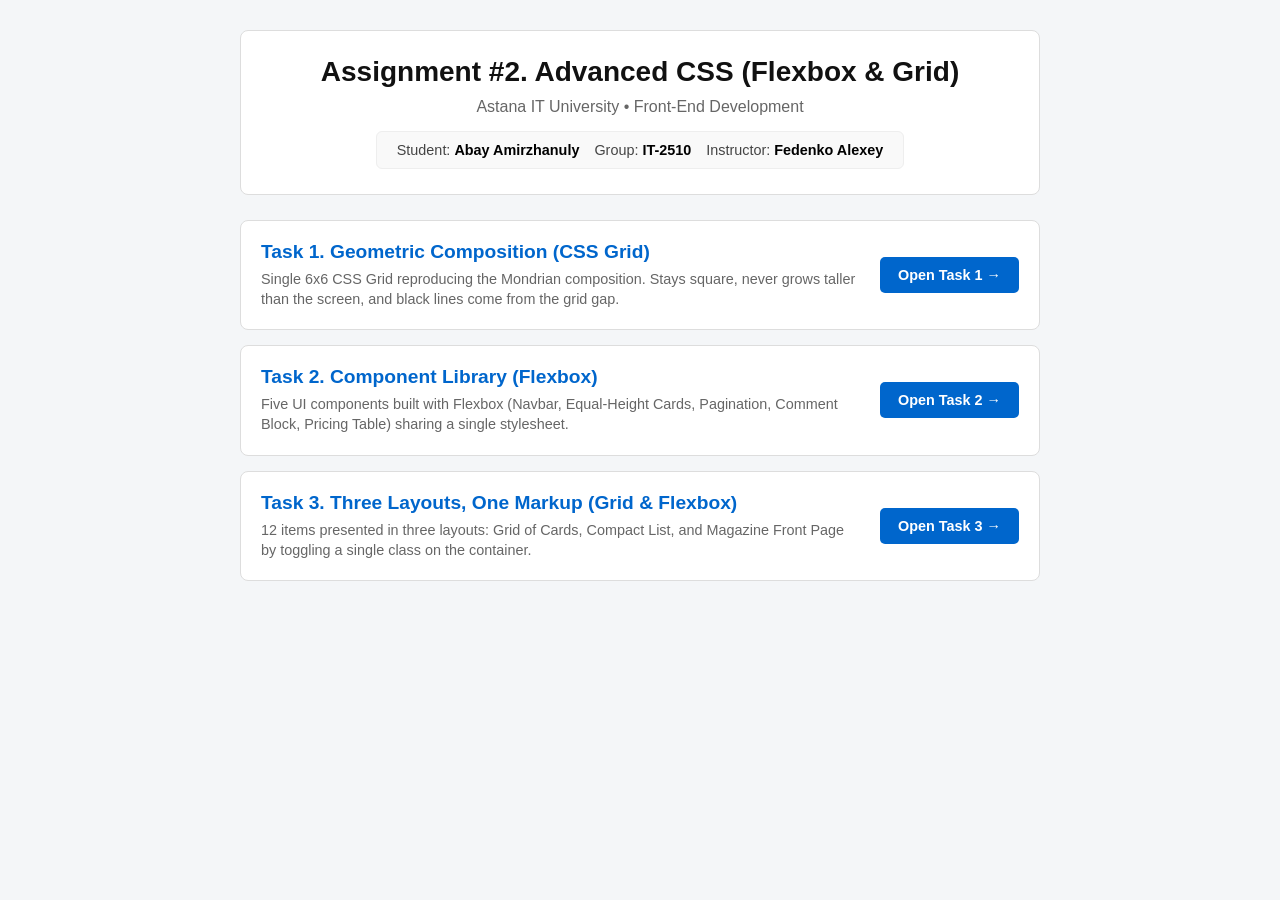
<file: index.html>
<!DOCTYPE html>
<html lang="en">
<head>
  <meta charset="UTF-8">
  <meta name="viewport" content="width=device-width, initial-scale=1.0">
  <title>Assignment #2: Advanced CSS (Flexbox & Grid)</title>
  <style>
    * { box-sizing: border-box; }
    body {
      margin: 0;
      font-family: Arial, sans-serif;
      background-color: #f4f6f8;
      color: #333;
      padding: 30px 20px;
    }
    .container {
      max-width: 800px;
      margin: 0 auto;
    }
    .header {
      background: #fff;
      border: 1px solid #ddd;
      border-radius: 8px;
      padding: 25px;
      margin-bottom: 25px;
      text-align: center;
    }
    h1 {
      margin: 0 0 10px 0;
      font-size: 1.75rem;
      color: #111;
    }
    .subtitle {
      margin: 0 0 15px 0;
      color: #666;
      font-size: 1rem;
    }
    .student-info {
      display: inline-flex;
      flex-wrap: wrap;
      justify-content: center;
      gap: 15px;
      background: #f9f9f9;
      border: 1px solid #eee;
      border-radius: 6px;
      padding: 10px 20px;
      font-size: 0.9rem;
    }
    .student-info div {
      color: #444;
    }
    .student-info strong {
      color: #000;
    }
    .tasks {
      display: flex;
      flex-direction: column;
      gap: 15px;
      margin-bottom: 25px;
    }
    .task-card {
      background: #fff;
      border: 1px solid #ddd;
      border-radius: 8px;
      padding: 20px;
      display: flex;
      align-items: center;
      justify-content: space-between;
      gap: 20px;
      flex-wrap: wrap;
    }
    .task-info {
      flex: 1 1 300px;
    }
    .task-info h2 {
      margin: 0 0 6px 0;
      font-size: 1.2rem;
      color: #0066cc;
    }
    .task-info p {
      margin: 0;
      color: #666;
      font-size: 0.9rem;
      line-height: 1.4;
    }
    .btn {
      display: inline-block;
      background-color: #0066cc;
      color: #fff;
      text-decoration: none;
      padding: 10px 18px;
      border-radius: 5px;
      font-weight: bold;
      font-size: 0.9rem;
      white-space: nowrap;
    }
    .btn:hover {
      background-color: #0052a3;
    }
  </style>
</head>
<body>

  <div class="container">
    <header class="header">
      <h1>Assignment #2. Advanced CSS (Flexbox &amp; Grid)</h1>
      <p class="subtitle">Astana IT University &bull; Front-End Development</p>
      <div class="student-info">
        <div>Student: <strong>Abay Amirzhanuly</strong></div>
        <div>Group: <strong>IT-2510</strong></div>
        <div>Instructor: <strong>Fedenko Alexey</strong></div>
      </div>
    </header>

    <main class="tasks">
      <!-- Task 1 -->
      <section class="task-card">
        <div class="task-info">
          <h2>Task 1. Geometric Composition (CSS Grid)</h2>
          <p>Single 6x6 CSS Grid reproducing the Mondrian composition. Stays square, never grows taller than the screen, and black lines come from the grid gap.</p>
        </div>
        <a href="task1.html" class="btn">Open Task 1 &rarr;</a>
      </section>

      <!-- Task 2 -->
      <section class="task-card">
        <div class="task-info">
          <h2>Task 2. Component Library (Flexbox)</h2>
          <p>Five UI components built with Flexbox (Navbar, Equal-Height Cards, Pagination, Comment Block, Pricing Table) sharing a single stylesheet.</p>
        </div>
        <a href="task2.html" class="btn">Open Task 2 &rarr;</a>
      </section>

      <!-- Task 3 -->
      <section class="task-card">
        <div class="task-info">
          <h2>Task 3. Three Layouts, One Markup (Grid &amp; Flexbox)</h2>
          <p>12 items presented in three layouts: Grid of Cards, Compact List, and Magazine Front Page by toggling a single class on the container.</p>
        </div>
        <a href="task3.html" class="btn">Open Task 3 &rarr;</a>
      </section>
    </main>
  </div>

</body>
</html>
</file>
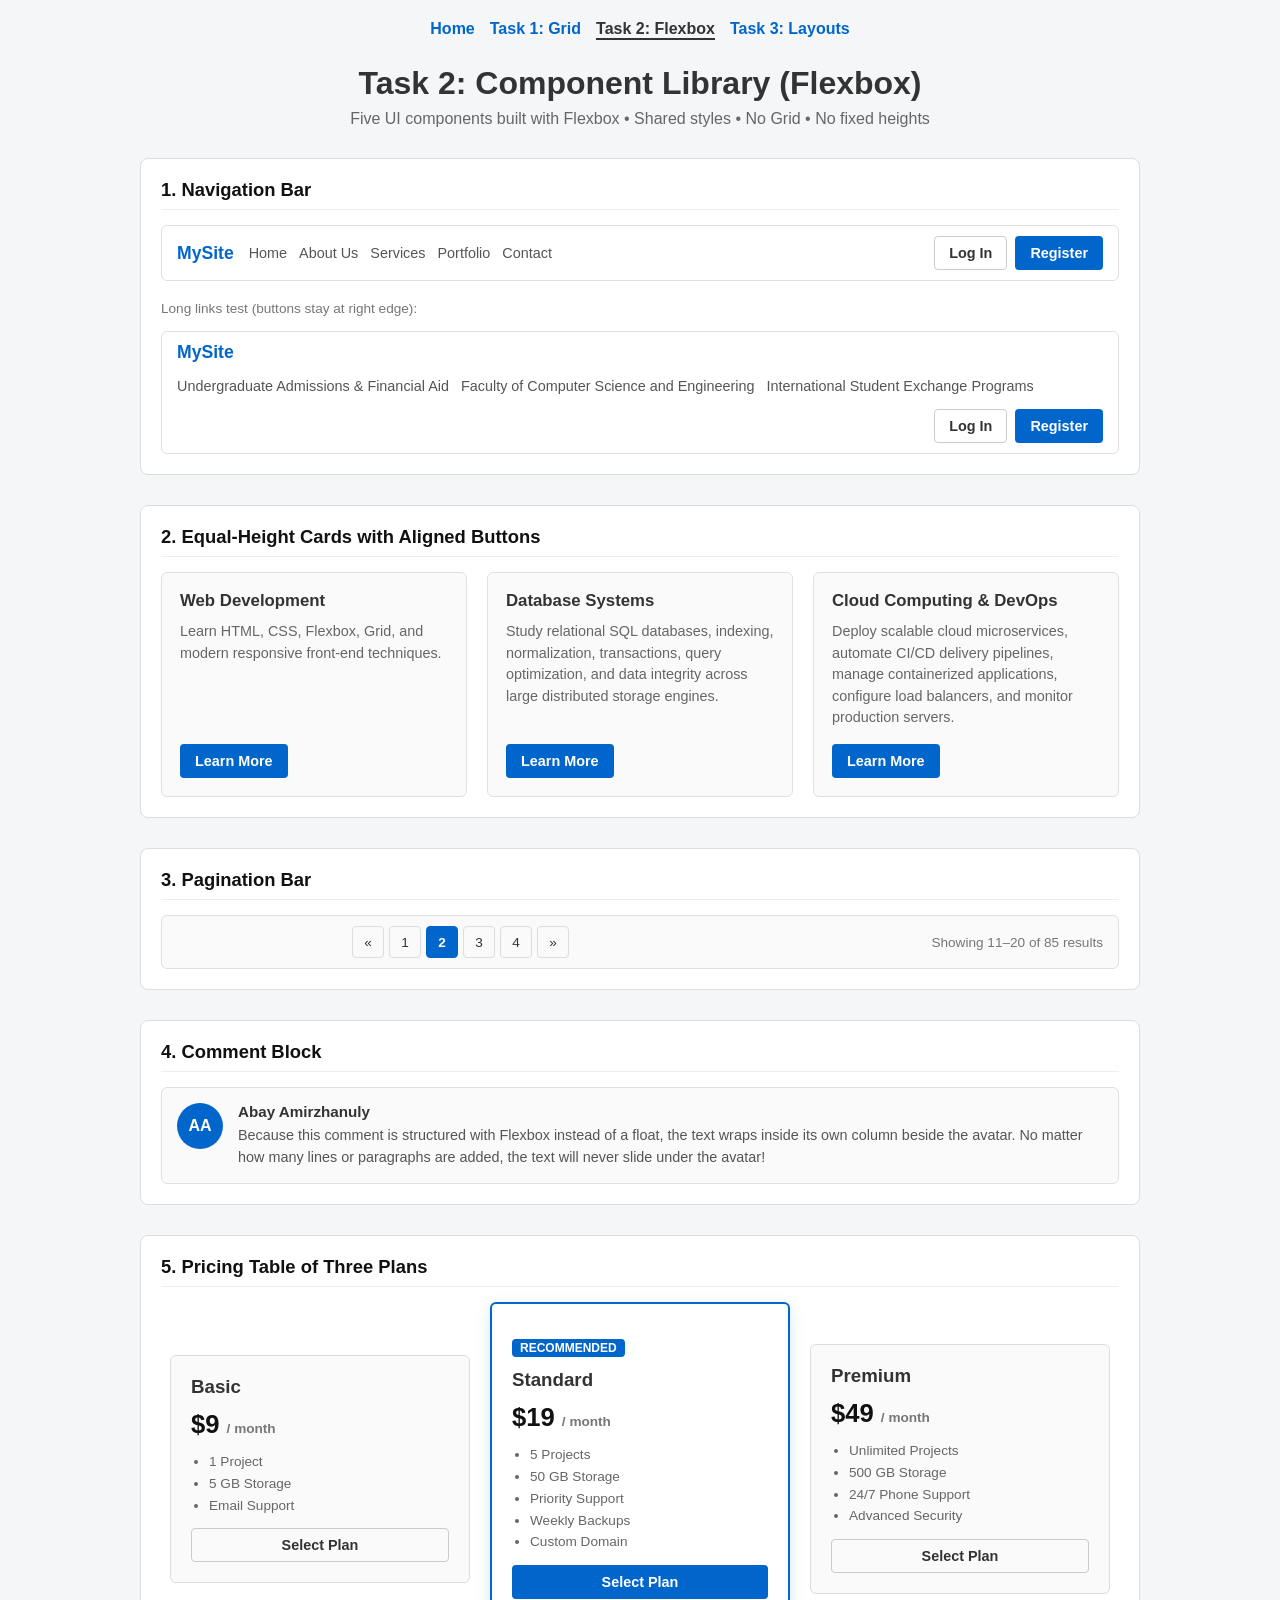
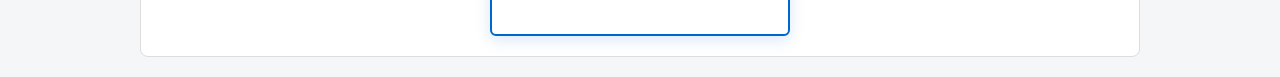
<file: task2.html>
<!DOCTYPE html>
<html lang="en">
<head>
  <meta charset="UTF-8">
  <meta name="viewport" content="width=device-width, initial-scale=1.0">
  <title>Task 2: Component Library (Flexbox)</title>
  <link rel="stylesheet" href="styles/task2.css">
</head>
<body>

  <nav class="nav">
    <a href="index.html">Home</a>
    <a href="task1.html">Task 1: Grid</a>
    <a href="task2.html" class="active">Task 2: Flexbox</a>
    <a href="task3.html">Task 3: Layouts</a>
  </nav>

  <div class="page-title">
    <h1>Task 2: Component Library (Flexbox)</h1>
    <p>Five UI components built with Flexbox &bull; Shared styles &bull; No Grid &bull; No fixed heights</p>
  </div>

  <main class="library">

    <!-- 1. Navigation Bar -->
    <section class="component-box">
      <h2>1. Navigation Bar</h2>
      <header class="navbar">
        <div class="logo">MySite</div>
        <nav class="nav-links">
          <a href="#">Home</a>
          <a href="#">About Us</a>
          <a href="#">Services</a>
          <a href="#">Portfolio</a>
          <a href="#">Contact</a>
        </nav>
        <div class="nav-buttons">
          <button class="btn btn-outline" type="button">Log In</button>
          <button class="btn btn-primary" type="button">Register</button>
        </div>
      </header>

      <!-- Resilience stress-test with long links -->
      <p style="font-size: 0.85rem; color: #777; margin: 5px 0 0 0;">
        Long links test (buttons stay at right edge):
      </p>
      <header class="navbar">
        <div class="logo">MySite</div>
        <nav class="nav-links">
          <a href="#">Undergraduate Admissions &amp; Financial Aid</a>
          <a href="#">Faculty of Computer Science and Engineering</a>
          <a href="#">International Student Exchange Programs</a>
        </nav>
        <div class="nav-buttons">
          <button class="btn btn-outline" type="button">Log In</button>
          <button class="btn btn-primary" type="button">Register</button>
        </div>
      </header>
    </section>

    <!-- 2. Equal-Height Cards Row -->
    <section class="component-box">
      <h2>2. Equal-Height Cards with Aligned Buttons</h2>
      <div class="card-row">
        <article class="card">
          <h3>Web Development</h3>
          <p>Learn HTML, CSS, Flexbox, Grid, and modern responsive front-end techniques.</p>
          <button class="btn btn-primary" type="button">Learn More</button>
        </article>

        <article class="card">
          <h3>Database Systems</h3>
          <p>
            Study relational SQL databases, indexing, normalization, transactions, query optimization, 
            and data integrity across large distributed storage engines.
          </p>
          <button class="btn btn-primary" type="button">Learn More</button>
        </article>

        <article class="card">
          <h3>Cloud Computing &amp; DevOps</h3>
          <p>
            Deploy scalable cloud microservices, automate CI/CD delivery pipelines, manage containerized 
            applications, configure load balancers, and monitor production servers.
          </p>
          <button class="btn btn-primary" type="button">Learn More</button>
        </article>
      </div>
    </section>

    <!-- 3. Pagination Bar -->
    <section class="component-box">
      <h2>3. Pagination Bar</h2>
      <div class="pagination">
        <div class="page-numbers">
          <a href="#" class="page-link">&laquo;</a>
          <a href="#" class="page-link">1</a>
          <a href="#" class="page-link active">2</a>
          <a href="#" class="page-link">3</a>
          <a href="#" class="page-link">4</a>
          <a href="#" class="page-link">&raquo;</a>
        </div>
        <div class="page-count">Showing 11&ndash;20 of 85 results</div>
      </div>
    </section>

    <!-- 4. Comment Block -->
    <section class="component-box">
      <h2>4. Comment Block</h2>
      <div class="comment">
        <div class="avatar">AA</div>
        <div class="comment-body">
          <div class="comment-author">Abay Amirzhanuly</div>
          <p class="comment-text">
            Because this comment is structured with Flexbox instead of a float, the text wraps inside its own column 
            beside the avatar. No matter how many lines or paragraphs are added, the text will never slide under the avatar!
          </p>
        </div>
      </div>
    </section>

    <!-- 5. Pricing Table -->
    <section class="component-box">
      <h2>5. Pricing Table of Three Plans</h2>
      <div class="pricing-row">
        <div class="plan">
          <h3>Basic</h3>
          <div class="price">$9 <span>/ month</span></div>
          <ul>
            <li>1 Project</li>
            <li>5 GB Storage</li>
            <li>Email Support</li>
          </ul>
          <button class="btn btn-outline" type="button">Select Plan</button>
        </div>

        <div class="plan recommended">
          <span class="plan-badge">RECOMMENDED</span>
          <h3>Standard</h3>
          <div class="price">$19 <span>/ month</span></div>
          <ul>
            <li>5 Projects</li>
            <li>50 GB Storage</li>
            <li>Priority Support</li>
            <li>Weekly Backups</li>
            <li>Custom Domain</li>
          </ul>
          <button class="btn btn-primary" type="button">Select Plan</button>
        </div>

        <div class="plan">
          <h3>Premium</h3>
          <div class="price">$49 <span>/ month</span></div>
          <ul>
            <li>Unlimited Projects</li>
            <li>500 GB Storage</li>
            <li>24/7 Phone Support</li>
            <li>Advanced Security</li>
          </ul>
          <button class="btn btn-outline" type="button">Select Plan</button>
        </div>
      </div>
    </section>

  </main>

</body>
</html>
</file>
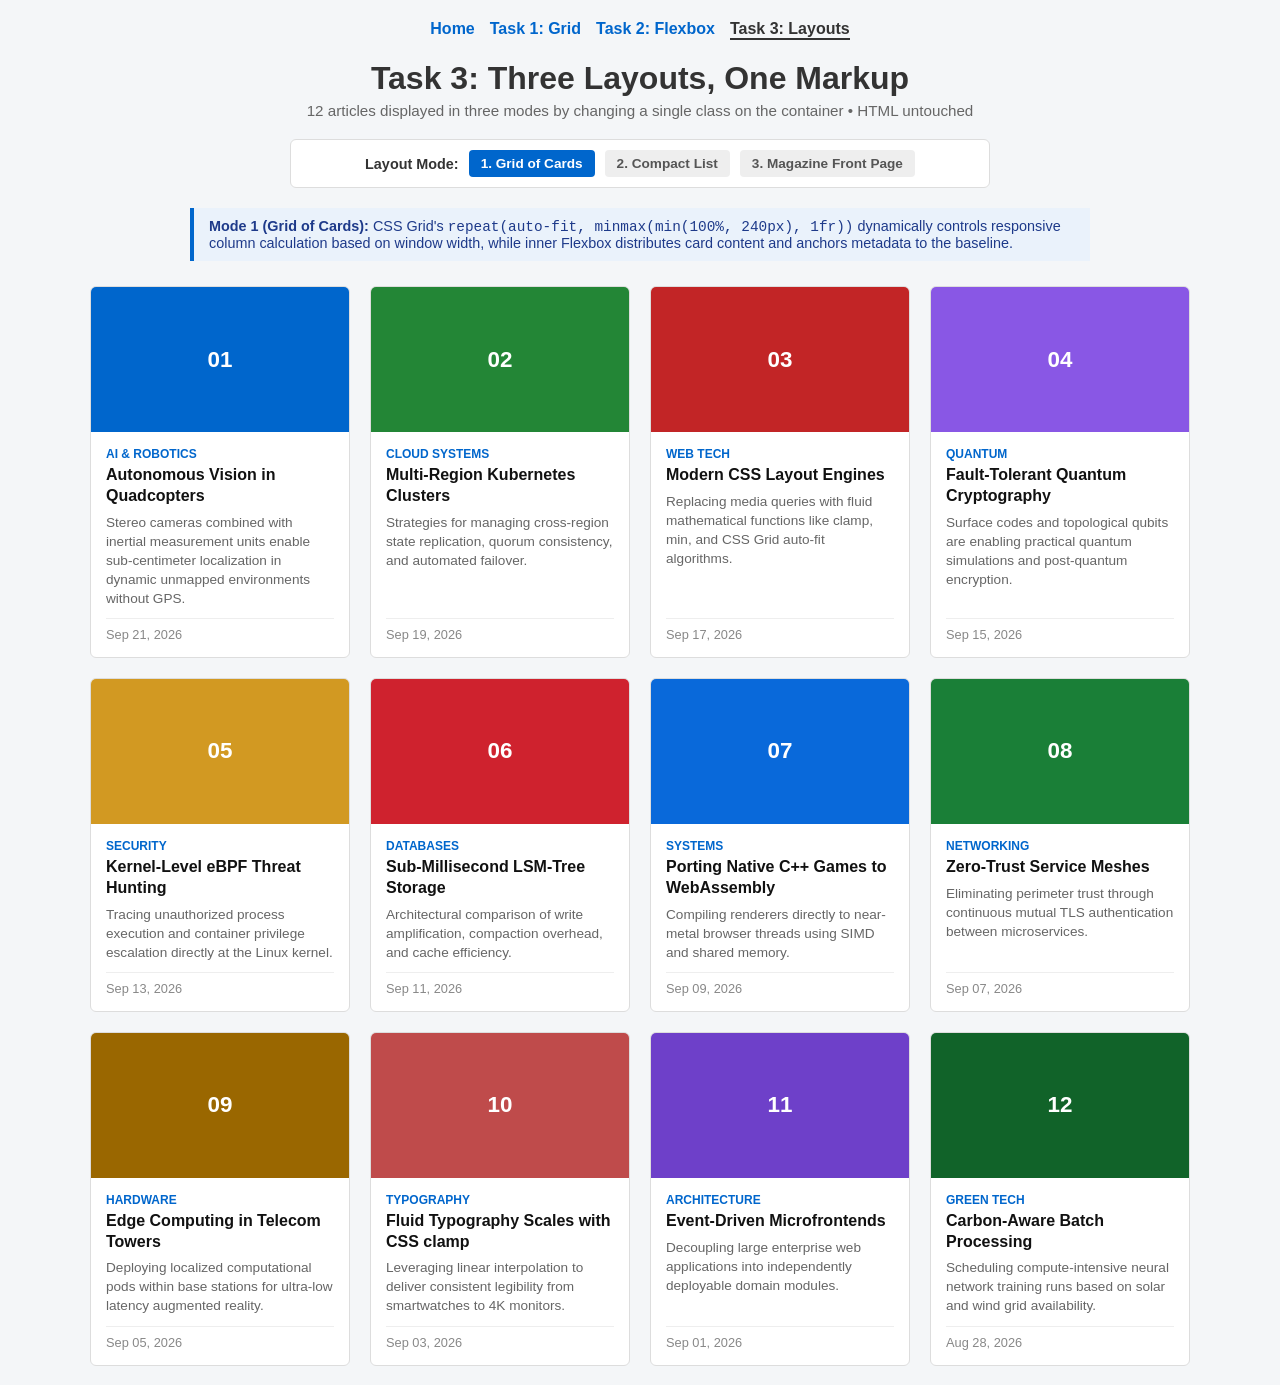
<file: task3.html>
<!DOCTYPE html>
<html lang="en">
<head>
  <meta charset="UTF-8">
  <meta name="viewport" content="width=device-width, initial-scale=1.0">
  <title>Task 3: Three Layouts, One Markup (Grid Mode)</title>
  <link rel="stylesheet" href="styles/task3.css">
</head>
<body>

  <nav class="nav">
    <a href="index.html">Home</a>
    <a href="task1.html">Task 1: Grid</a>
    <a href="task2.html">Task 2: Flexbox</a>
    <a href="task3.html" class="active">Task 3: Layouts</a>
  </nav>

  <!-- Target Anchors for CSS Hash Switching -->
  <span id="grid" class="target-anchor"></span>
  <span id="list" class="target-anchor"></span>
  <span id="magazine" class="target-anchor"></span>

  <div class="page-title">
    <h1>Task 3: Three Layouts, One Markup</h1>
    <p>12 articles displayed in three modes by changing a single class on the container &bull; HTML untouched</p>
  </div>

  <!-- Mode Switcher -->
  <div class="mode-bar">
    <span>Layout Mode:</span>
    <a href="#grid" class="mode-btn btn-grid">1. Grid of Cards</a>
    <a href="#list" class="mode-btn btn-list">2. Compact List</a>
    <a href="#magazine" class="mode-btn btn-magazine">3. Magazine Front Page</a>
  </div>

  <!-- Required 1-Sentence Summaries -->
  <div class="mode-note note-grid">
    <strong>Mode 1 (Grid of Cards):</strong> CSS Grid's <code>repeat(auto-fit, minmax(min(100%, 240px), 1fr))</code> dynamically controls responsive column calculation based on window width, while inner Flexbox distributes card content and anchors metadata to the baseline.
  </div>
  <div class="mode-note note-list">
    <strong>Mode 2 (Compact List):</strong> CSS Grid stacks each article into a single-column row sequence, while inner Flexbox arranges the thumbnail on the left, expands the text body in the center, and pins the date to the far right edge via <code>margin-left: auto</code>.
  </div>
  <div class="mode-note note-magazine">
    <strong>Mode 3 (Magazine Front Page):</strong> CSS Grid's <code>grid-auto-flow: dense</code> with <code>grid-column/row: span 2</code> commands the prominent hero article placement while seamlessly packing subsequent articles around it, supported by inner Flexbox for card component styling.
  </div>

  <!-- Container with class: layout-grid -->
  <main class="catalog layout-grid" id="catalog">
    <article class="item">
      <div class="item-img" style="background-color: #0066cc;">01</div>
      <div class="item-content">
        <span class="item-tag">AI & Robotics</span>
        <h3 class="item-title">Autonomous Vision in Quadcopters</h3>
        <p class="item-desc">Stereo cameras combined with inertial measurement units enable sub-centimeter localization in dynamic unmapped environments without GPS.</p>
        <time class="item-date">Sep 21, 2026</time>
      </div>
    </article>
    <article class="item">
      <div class="item-img" style="background-color: #238636;">02</div>
      <div class="item-content">
        <span class="item-tag">Cloud Systems</span>
        <h3 class="item-title">Multi-Region Kubernetes Clusters</h3>
        <p class="item-desc">Strategies for managing cross-region state replication, quorum consistency, and automated failover.</p>
        <time class="item-date">Sep 19, 2026</time>
      </div>
    </article>
    <article class="item">
      <div class="item-img" style="background-color: #c22526;">03</div>
      <div class="item-content">
        <span class="item-tag">Web Tech</span>
        <h3 class="item-title">Modern CSS Layout Engines</h3>
        <p class="item-desc">Replacing media queries with fluid mathematical functions like clamp, min, and CSS Grid auto-fit algorithms.</p>
        <time class="item-date">Sep 17, 2026</time>
      </div>
    </article>
    <article class="item">
      <div class="item-img" style="background-color: #8957e5;">04</div>
      <div class="item-content">
        <span class="item-tag">Quantum</span>
        <h3 class="item-title">Fault-Tolerant Quantum Cryptography</h3>
        <p class="item-desc">Surface codes and topological qubits are enabling practical quantum simulations and post-quantum encryption.</p>
        <time class="item-date">Sep 15, 2026</time>
      </div>
    </article>
    <article class="item">
      <div class="item-img" style="background-color: #d29922;">05</div>
      <div class="item-content">
        <span class="item-tag">Security</span>
        <h3 class="item-title">Kernel-Level eBPF Threat Hunting</h3>
        <p class="item-desc">Tracing unauthorized process execution and container privilege escalation directly at the Linux kernel.</p>
        <time class="item-date">Sep 13, 2026</time>
      </div>
    </article>
    <article class="item">
      <div class="item-img" style="background-color: #cf222e;">06</div>
      <div class="item-content">
        <span class="item-tag">Databases</span>
        <h3 class="item-title">Sub-Millisecond LSM-Tree Storage</h3>
        <p class="item-desc">Architectural comparison of write amplification, compaction overhead, and cache efficiency.</p>
        <time class="item-date">Sep 11, 2026</time>
      </div>
    </article>
    <article class="item">
      <div class="item-img" style="background-color: #0969da;">07</div>
      <div class="item-content">
        <span class="item-tag">Systems</span>
        <h3 class="item-title">Porting Native C++ Games to WebAssembly</h3>
        <p class="item-desc">Compiling renderers directly to near-metal browser threads using SIMD and shared memory.</p>
        <time class="item-date">Sep 09, 2026</time>
      </div>
    </article>
    <article class="item">
      <div class="item-img" style="background-color: #1a7f37;">08</div>
      <div class="item-content">
        <span class="item-tag">Networking</span>
        <h3 class="item-title">Zero-Trust Service Meshes</h3>
        <p class="item-desc">Eliminating perimeter trust through continuous mutual TLS authentication between microservices.</p>
        <time class="item-date">Sep 07, 2026</time>
      </div>
    </article>
    <article class="item">
      <div class="item-img" style="background-color: #9a6700;">09</div>
      <div class="item-content">
        <span class="item-tag">Hardware</span>
        <h3 class="item-title">Edge Computing in Telecom Towers</h3>
        <p class="item-desc">Deploying localized computational pods within base stations for ultra-low latency augmented reality.</p>
        <time class="item-date">Sep 05, 2026</time>
      </div>
    </article>
    <article class="item">
      <div class="item-img" style="background-color: #bf4b4b;">10</div>
      <div class="item-content">
        <span class="item-tag">Typography</span>
        <h3 class="item-title">Fluid Typography Scales with CSS clamp</h3>
        <p class="item-desc">Leveraging linear interpolation to deliver consistent legibility from smartwatches to 4K monitors.</p>
        <time class="item-date">Sep 03, 2026</time>
      </div>
    </article>
    <article class="item">
      <div class="item-img" style="background-color: #6e40c9;">11</div>
      <div class="item-content">
        <span class="item-tag">Architecture</span>
        <h3 class="item-title">Event-Driven Microfrontends</h3>
        <p class="item-desc">Decoupling large enterprise web applications into independently deployable domain modules.</p>
        <time class="item-date">Sep 01, 2026</time>
      </div>
    </article>
    <article class="item">
      <div class="item-img" style="background-color: #116329;">12</div>
      <div class="item-content">
        <span class="item-tag">Green Tech</span>
        <h3 class="item-title">Carbon-Aware Batch Processing</h3>
        <p class="item-desc">Scheduling compute-intensive neural network training runs based on solar and wind grid availability.</p>
        <time class="item-date">Aug 28, 2026</time>
      </div>
    </article>
  </main>

</body>
</html>
</file>
<file: styles/task2.css>
/* Task 2: Component Library (Flexbox Only) */

* {
  box-sizing: border-box;
}

body {
  margin: 0;
  font-family: Arial, sans-serif;
  background-color: #f4f6f8;
  color: #333;
  padding: 20px;
}

/* Simple Navigation */
.nav {
  display: flex;
  justify-content: center;
  gap: 15px;
  margin-bottom: 25px;
}

.nav a {
  text-decoration: none;
  color: #0066cc;
  font-weight: bold;
}

.nav a.active {
  color: #333;
  border-bottom: 2px solid #333;
}

.page-title {
  text-align: center;
  margin-bottom: 30px;
}

.page-title h1 {
  margin: 0 0 8px 0;
}

.page-title p {
  margin: 0;
  color: #666;
}

/* Container for all 5 components */
.library {
  display: flex;
  flex-direction: column;
  gap: 30px;
  max-width: 1000px;
  margin: 0 auto;
}

.component-box {
  background: #fff;
  border: 1px solid #ddd;
  border-radius: 8px;
  padding: 20px;
  display: flex;
  flex-direction: column;
  gap: 15px;
}

.component-box h2 {
  margin: 0;
  font-size: 1.15rem;
  color: #111;
  border-bottom: 1px solid #eee;
  padding-bottom: 8px;
}

/* Shared Buttons */
.btn {
  padding: 8px 14px;
  border-radius: 4px;
  border: 1px solid transparent;
  font-size: 0.9rem;
  cursor: pointer;
  font-weight: bold;
}

.btn-primary {
  background-color: #0066cc;
  color: #fff;
}

.btn-outline {
  background: transparent;
  border-color: #ccc;
  color: #333;
}

/* =========================================================
   1. Navigation Bar
   - margin-left: auto pushes buttons to the right edge
   - flex-shrink: 0 prevents buttons from shrinking
   ========================================================= */
.navbar {
  display: flex;
  align-items: center;
  gap: 15px;
  background-color: #fff;
  border: 1px solid #e0e0e0;
  border-radius: 6px;
  padding: 10px 15px;
  flex-wrap: wrap;
}

.logo {
  font-weight: bold;
  font-size: 1.1rem;
  color: #0066cc;
  flex-shrink: 0;
}

.nav-links {
  display: flex;
  align-items: center;
  gap: 12px;
  flex: 1 1 auto;
  flex-wrap: wrap;
}

.nav-links a {
  text-decoration: none;
  color: #555;
  font-size: 0.9rem;
}

.nav-buttons {
  margin-left: auto;
  flex-shrink: 0;
  display: flex;
  gap: 8px;
}

/* =========================================================
   2. Equal-Height Cards Row
   - align-items: stretch makes all cards equal height
   - margin-top: auto on button aligns all buttons on one line
   - No fixed height
   ========================================================= */
.card-row {
  display: flex;
  align-items: stretch;
  gap: 20px;
  flex-wrap: wrap;
}

.card {
  flex: 1 1 240px;
  background-color: #fafafa;
  border: 1px solid #e0e0e0;
  border-radius: 6px;
  padding: 18px;
  display: flex;
  flex-direction: column;
}

.card h3 {
  margin: 0 0 10px 0;
  font-size: 1.05rem;
}

.card p {
  margin: 0 0 15px 0;
  color: #666;
  font-size: 0.9rem;
  line-height: 1.5;
}

.card .btn {
  margin-top: auto;
  align-self: flex-start;
}

/* =========================================================
   3. Pagination Bar
   - margin: 0 auto centers page numbers
   - margin-left: auto pushes result count to right edge
   - flex-wrap: wrap handles small screens
   ========================================================= */
.pagination {
  display: flex;
  align-items: center;
  justify-content: space-between;
  flex-wrap: wrap;
  gap: 12px;
  padding: 10px 15px;
  background-color: #fafafa;
  border: 1px solid #e0e0e0;
  border-radius: 6px;
}

.page-numbers {
  display: flex;
  align-items: center;
  gap: 5px;
  margin: 0 auto;
}

.page-link {
  display: inline-flex;
  align-items: center;
  justify-content: center;
  min-width: 32px;
  height: 32px;
  border: 1px solid #ddd;
  border-radius: 4px;
  text-decoration: none;
  color: #333;
  font-size: 0.85rem;
  padding: 0 6px;
}

.page-link.active {
  background-color: #0066cc;
  color: #fff;
  border-color: #0066cc;
  font-weight: bold;
}

.page-count {
  color: #777;
  font-size: 0.85rem;
  margin-left: auto;
}

/* =========================================================
   4. Comment Block
   - Avatar has flex-shrink: 0
   - Text column has flex: 1 and min-width: 0
   - Text wraps beside avatar and never slides under it
   ========================================================= */
.comment {
  display: flex;
  align-items: flex-start;
  gap: 15px;
  background-color: #fafafa;
  border: 1px solid #e0e0e0;
  border-radius: 6px;
  padding: 15px;
}

.avatar {
  width: 46px;
  height: 46px;
  border-radius: 50%;
  background-color: #0066cc;
  color: #fff;
  display: flex;
  align-items: center;
  justify-content: center;
  font-weight: bold;
  font-size: 1rem;
  flex-shrink: 0;
}

.comment-body {
  flex: 1 1 0;
  min-width: 0;
  display: flex;
  flex-direction: column;
  gap: 5px;
}

.comment-author {
  font-weight: bold;
  font-size: 0.95rem;
}

.comment-text {
  margin: 0;
  color: #555;
  font-size: 0.9rem;
  line-height: 1.5;
}

/* =========================================================
   5. Pricing Table
   - Recommended plan is taller via natural padding and content
   - align-items: center centers plans vertically
   - No fixed height
   ========================================================= */
.pricing-row {
  display: flex;
  align-items: center;
  justify-content: center;
  gap: 20px;
  flex-wrap: wrap;
}

.plan {
  flex: 1 1 220px;
  max-width: 300px;
  background-color: #fafafa;
  border: 1px solid #ddd;
  border-radius: 6px;
  padding: 20px;
  display: flex;
  flex-direction: column;
  gap: 12px;
}

.plan.recommended {
  border: 2px solid #0066cc;
  background-color: #fff;
  padding: 35px 20px; /* Taller naturally without fixed height */
  box-shadow: 0 4px 15px rgba(0, 102, 204, 0.15);
}

.plan-badge {
  background-color: #0066cc;
  color: #fff;
  padding: 2px 8px;
  border-radius: 4px;
  font-size: 0.75rem;
  font-weight: bold;
  align-self: flex-start;
}

.plan h3 {
  margin: 0;
}

.price {
  font-size: 1.6rem;
  font-weight: bold;
  color: #111;
  margin: 0;
}

.price span {
  font-size: 0.85rem;
  color: #777;
}

.plan ul {
  margin: 0;
  padding-left: 18px;
  color: #666;
  font-size: 0.85rem;
  line-height: 1.6;
}

.plan .btn {
  margin-top: auto;
  width: 100%;
}
</file>
<file: styles/task3.css>
/* Task 3: Three Layouts, One Markup (CSS Grid & Flexbox) */

* {
  box-sizing: border-box;
}

body {
  margin: 0;
  font-family: Arial, sans-serif;
  background-color: #f4f6f8;
  color: #333;
  padding: 20px;
}

/* Simple Navigation */
.nav {
  display: flex;
  justify-content: center;
  gap: 15px;
  margin-bottom: 20px;
}

.nav a {
  text-decoration: none;
  color: #0066cc;
  font-weight: bold;
}

.nav a.active {
  color: #333;
  border-bottom: 2px solid #333;
}

.page-title {
  text-align: center;
  margin-bottom: 20px;
}

.page-title h1 {
  margin: 0 0 5px 0;
}

.page-title p {
  margin: 0;
  color: #666;
  font-size: 0.95rem;
}

/* Mode Switcher Links */
.mode-bar {
  display: flex;
  justify-content: center;
  align-items: center;
  gap: 10px;
  margin-bottom: 20px;
  background: #fff;
  border: 1px solid #ddd;
  border-radius: 6px;
  padding: 10px 15px;
  max-width: 700px;
  margin-inline: auto;
}

.mode-bar span {
  font-weight: bold;
  font-size: 0.9rem;
}

.mode-btn {
  text-decoration: none;
  padding: 6px 12px;
  border-radius: 4px;
  font-size: 0.85rem;
  font-weight: bold;
  color: #555;
  background: #eee;
}

.target-anchor {
  position: absolute;
  top: 0;
  opacity: 0;
  pointer-events: none;
}

/* Visibility of Mode Notes */
.mode-note {
  display: none;
  max-width: 900px;
  margin: 0 auto 25px auto;
  background: #eaf2fb;
  border-left: 4px solid #0066cc;
  padding: 10px 15px;
  font-size: 0.9rem;
  color: #1e3a8a;
}

body:not(:has(:target)) .note-grid,
body:has(#grid:target) .note-grid {
  display: block;
}
body:has(#list:target) .note-list {
  display: block;
}
body:has(#magazine:target) .note-magazine {
  display: block;
}

/* Active Button Highlights */
body:not(:has(:target)) .btn-grid,
body:has(#grid:target) .btn-grid {
  background-color: #0066cc;
  color: #fff;
}
body:has(#list:target) .btn-list {
  background-color: #0066cc;
  color: #fff;
}
body:has(#magazine:target) .btn-magazine {
  background-color: #0066cc;
  color: #fff;
}

/* Shared Item Elements */
.item {
  background: #fff;
  border: 1px solid #ddd;
  border-radius: 6px;
  overflow: hidden;
}

.item-img {
  background-color: #0066cc;
  color: #fff;
  display: flex;
  align-items: center;
  justify-content: center;
  font-size: 1.4rem;
  font-weight: bold;
}

.item-content {
  display: flex;
  flex-direction: column;
}

.item-tag {
  font-size: 0.75rem;
  color: #0066cc;
  font-weight: bold;
  text-transform: uppercase;
  margin-bottom: 4px;
}

.item-title {
  margin: 0 0 6px 0;
  font-size: 1rem;
  color: #111;
  line-height: 1.3;
}

.item-desc {
  margin: 0 0 10px 0;
  color: #666;
  font-size: 0.85rem;
  line-height: 1.4;
}

.item-date {
  color: #888;
  font-size: 0.8rem;
}

/* =========================================================
   MODE 1: Grid of Cards (.layout-grid)
   - Columns follow window width (auto-fit minmax)
   - Flexbox inside item aligns content and date
   ========================================================= */
.catalog.layout-grid,
body:not(:has(:target)) .catalog,
body:has(#grid:target) .catalog {
  display: grid;
  grid-template-columns: repeat(auto-fit, minmax(min(100%, 240px), 1fr));
  gap: 20px;
  max-width: 1100px;
  margin: 0 auto;
}

.catalog.layout-grid .item,
body:not(:has(:target)) .catalog .item,
body:has(#grid:target) .catalog .item {
  display: flex;
  flex-direction: column;
}

.catalog.layout-grid .item-img,
body:not(:has(:target)) .catalog .item-img,
body:has(#grid:target) .catalog .item-img {
  width: 100%;
  aspect-ratio: 16 / 9;
}

.catalog.layout-grid .item-content,
body:not(:has(:target)) .catalog .item-content,
body:has(#grid:target) .catalog .item-content {
  padding: 15px;
  flex: 1 1 auto;
}

.catalog.layout-grid .item-desc,
body:not(:has(:target)) .catalog .item-desc,
body:has(#grid:target) .catalog .item-desc {
  flex-grow: 1;
}

.catalog.layout-grid .item-date,
body:not(:has(:target)) .catalog .item-date,
body:has(#grid:target) .catalog .item-date {
  margin-top: auto;
  padding-top: 8px;
  border-top: 1px solid #eee;
}

/* =========================================================
   MODE 2: Compact List (.layout-list)
   - Every item becomes a row
   - Picture on left, title & text in middle, date at right edge
   ========================================================= */
.catalog.layout-list,
body:has(#list:target) .catalog {
  display: grid;
  grid-template-columns: 1fr;
  gap: 12px;
  max-width: 950px;
  margin: 0 auto;
}

.catalog.layout-list .item,
body:has(#list:target) .catalog .item {
  display: flex;
  flex-direction: row;
  align-items: center;
  gap: 15px;
  padding: 12px 18px;
  flex-wrap: wrap; /* Wraps cleanly on mobile */
}

.catalog.layout-list .item-img,
body:has(#list:target) .catalog .item-img {
  width: 70px;
  height: 70px;
  aspect-ratio: 1 / 1;
  border-radius: 4px;
  flex-shrink: 0;
}

.catalog.layout-list .item-content,
body:has(#list:target) .catalog .item-content {
  flex: 1 1 250px;
  padding: 0;
}

.catalog.layout-list .item-desc,
body:has(#list:target) .catalog .item-desc {
  margin: 0;
}

.catalog.layout-list .item-date,
body:has(#list:target) .catalog .item-date {
  margin-left: auto;
  white-space: nowrap;
  font-weight: bold;
  margin-top: 0;
  padding-top: 0;
  border-top: none;
}

/* =========================================================
   MODE 3: Magazine Front Page (.layout-magazine)
   - Lead item spans 2 columns and 2 rows
   - Others fill in around it (grid-auto-flow: dense)
   ========================================================= */
.catalog.layout-magazine,
body:has(#magazine:target) .catalog {
  display: grid;
  grid-template-columns: repeat(auto-fill, minmax(min(100%, 240px), 1fr));
  grid-auto-flow: dense;
  gap: 20px;
  max-width: 1100px;
  margin: 0 auto;
}

.catalog.layout-magazine .item,
body:has(#magazine:target) .catalog .item {
  display: flex;
  flex-direction: column;
}

.catalog.layout-magazine .item-img,
body:has(#magazine:target) .catalog .item-img {
  width: 100%;
  aspect-ratio: 16 / 9;
}

.catalog.layout-magazine .item-content,
body:has(#magazine:target) .catalog .item-content {
  padding: 15px;
  flex: 1 1 auto;
}

.catalog.layout-magazine .item-desc,
body:has(#magazine:target) .catalog .item-desc {
  flex-grow: 1;
}

.catalog.layout-magazine .item-date,
body:has(#magazine:target) .catalog .item-date {
  margin-top: auto;
  padding-top: 8px;
  border-top: 1px solid #eee;
}

/* Hero Lead Article */
.catalog.layout-magazine .item:first-child,
body:has(#magazine:target) .catalog .item:first-child {
  grid-column: span 2;
  grid-row: span 2;
  border: 2px solid #0066cc;
}

.catalog.layout-magazine .item:first-child .item-img,
body:has(#magazine:target) .catalog .item:first-child .item-img {
  aspect-ratio: 16 / 10;
  background-color: #004c99;
}

.catalog.layout-magazine .item:first-child .item-title,
body:has(#magazine:target) .catalog .item:first-child .item-title {
  font-size: 1.35rem;
}
</file>
